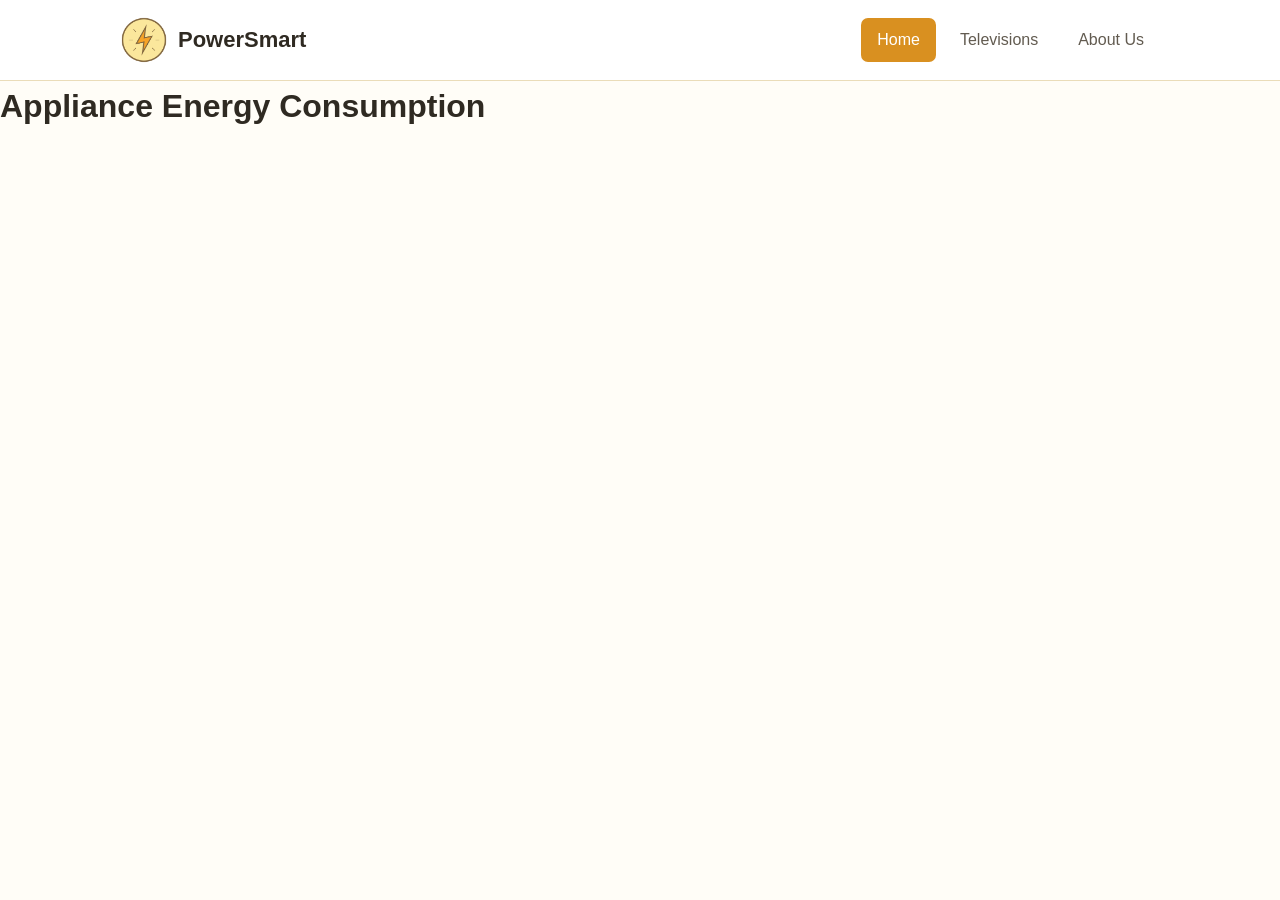
<file: index.html>
<!DOCTYPE html>
<html lang="en">

<head>
    <meta charset="UTF-8">
    <meta name="viewport" content="width=device-width, initial-scale=1.0">

    <title>PowerSmart Australia | Home</title>

    <link rel="stylesheet" href="style.css">
</head>

<body>

    <!-- Navigation -->
    <header>
        <nav class="navbar">

            <a href="index.html" class="logo">
                <img src="powericon.png"
                     alt="PowerSmart power logo"
                     class="logo-image">
                <span>PowerSmart</span>
            </a>

            <!-- Changed from div to nav so D3 selects #content -->
            <nav class="nav-links">
                <a href="index.html" class="active">Home</a>
                <a href="televisions.html">Televisions</a>
                <a href="about.html">About Us</a>
            </nav>

        </nav>
    </header>


    <!-- D3 Exercise Content -->

    <h1>Appliance Energy Consumption</h1>

    <div id="content"></div>

    <!-- Give the SVG a size so shapes can be seen -->
    <svg width="300" height="150"></svg>

    <!-- NEW: Container for T04-3 chart -->
    <div class="responsive-svg-container"></div>

    <!-- Load D3 first, then your D3 code file -->
    <!-- D3 library -->
    <script src="https://d3js.org/d3.v7.min.js"></script>
    
    <!-- NEW: T04-4 loader -->
    <script src="t04-4-load.js"></script> 
    <script src="t04-5-bars.js"></script> 

</body>

</html>
</file>
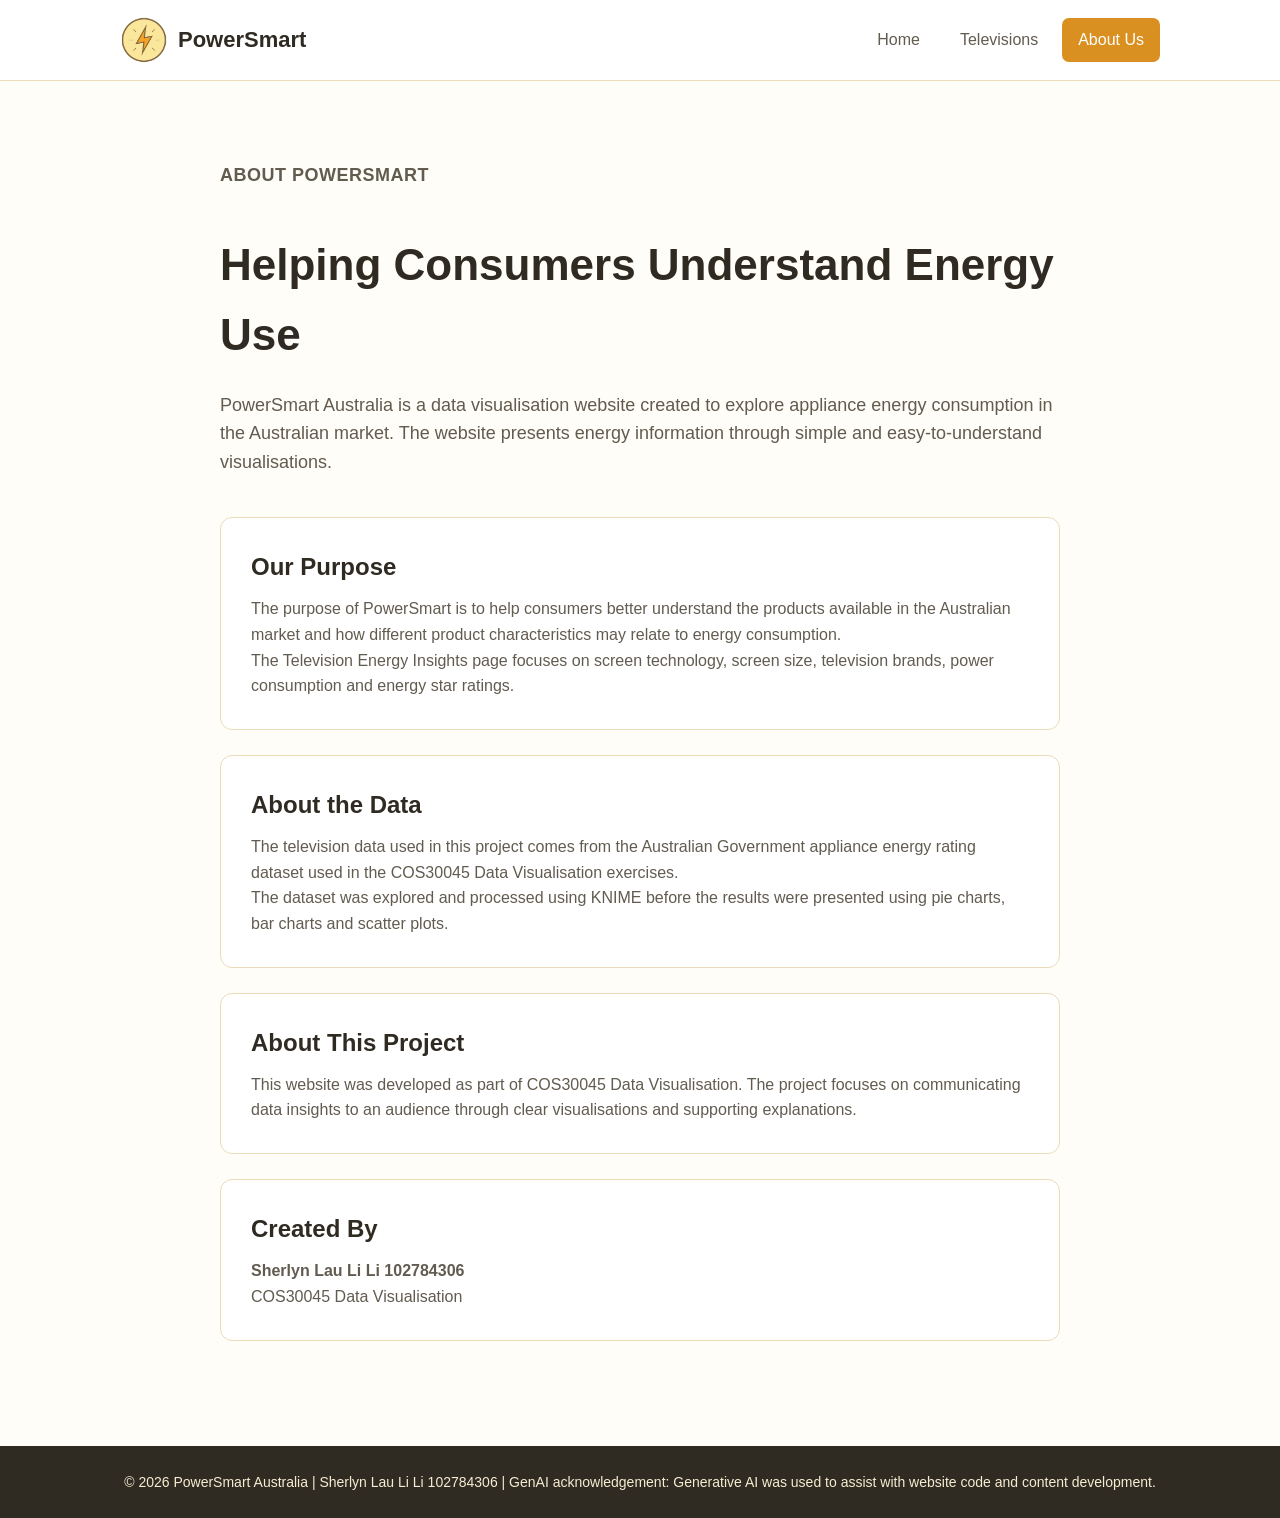
<file: about.html>
<!DOCTYPE html>
<html lang="en">

<head>
    <meta charset="UTF-8">
    <meta name="viewport" content="width=device-width, initial-scale=1.0">

    <title>PowerSmart Australia | About Us</title>

    <link rel="stylesheet" href="style.css">
</head>

<body>

    <!-- Navigation -->
    <header>
        <nav class="navbar">

            <a href="index.html" class="logo">
                <img src="powericon.png"
                     alt="PowerSmart power logo"
                     class="logo-image">
                <span>PowerSmart</span>
            </a>

            <div class="nav-links">
                <a href="index.html">Home</a>
                <a href="televisions.html">Televisions</a>
                <a href="about.html" class="active">About Us</a>
            </div>

        </nav>
    </header>


    <!-- About Content -->
    <main>

        <section class="about-section">

            <p class="tag">ABOUT POWERSMART</p>

            <h1>Helping Consumers Understand Energy Use</h1>

            <p>
                PowerSmart Australia is a data visualisation website created
                to explore appliance energy consumption in the Australian
                market. The website presents energy information through
                simple and easy-to-understand visualisations.
            </p>


            <div class="about-card">
                <h2>Our Purpose</h2>

                <p>
                    The purpose of PowerSmart is to help consumers better
                    understand the products available in the Australian
                    market and how different product characteristics may
                    relate to energy consumption.
                </p>

                <p>
                    The Television Energy Insights page focuses on screen
                    technology, screen size, television brands, power
                    consumption and energy star ratings.
                </p>
            </div>


            <div class="about-card">
                <h2>About the Data</h2>

                <p>
                    The television data used in this project comes from the
                    Australian Government appliance energy rating dataset
                    used in the COS30045 Data Visualisation exercises.
                </p>

                <p>
                    The dataset was explored and processed using KNIME before
                    the results were presented using pie charts, bar charts
                    and scatter plots.
                </p>
            </div>


            <div class="about-card">
                <h2>About This Project</h2>

                <p>
                    This website was developed as part of COS30045 Data
                    Visualisation. The project focuses on communicating data
                    insights to an audience through clear visualisations and
                    supporting explanations.
                </p>
            </div>


            <div class="about-card">
                <h2>Created By</h2>

                <p>
                    <strong>Sherlyn Lau Li Li 102784306</strong><br>
                    COS30045 Data Visualisation
                </p>
            </div>

        </section>

    </main>


    <!-- Footer -->
    <footer>
        <p>
            © 2026 PowerSmart Australia |
            Sherlyn Lau Li Li 102784306 |
            GenAI acknowledgement: Generative AI was used to assist
            with website code and content development.
        </p>
    </footer>

</body>

</html>
</file>
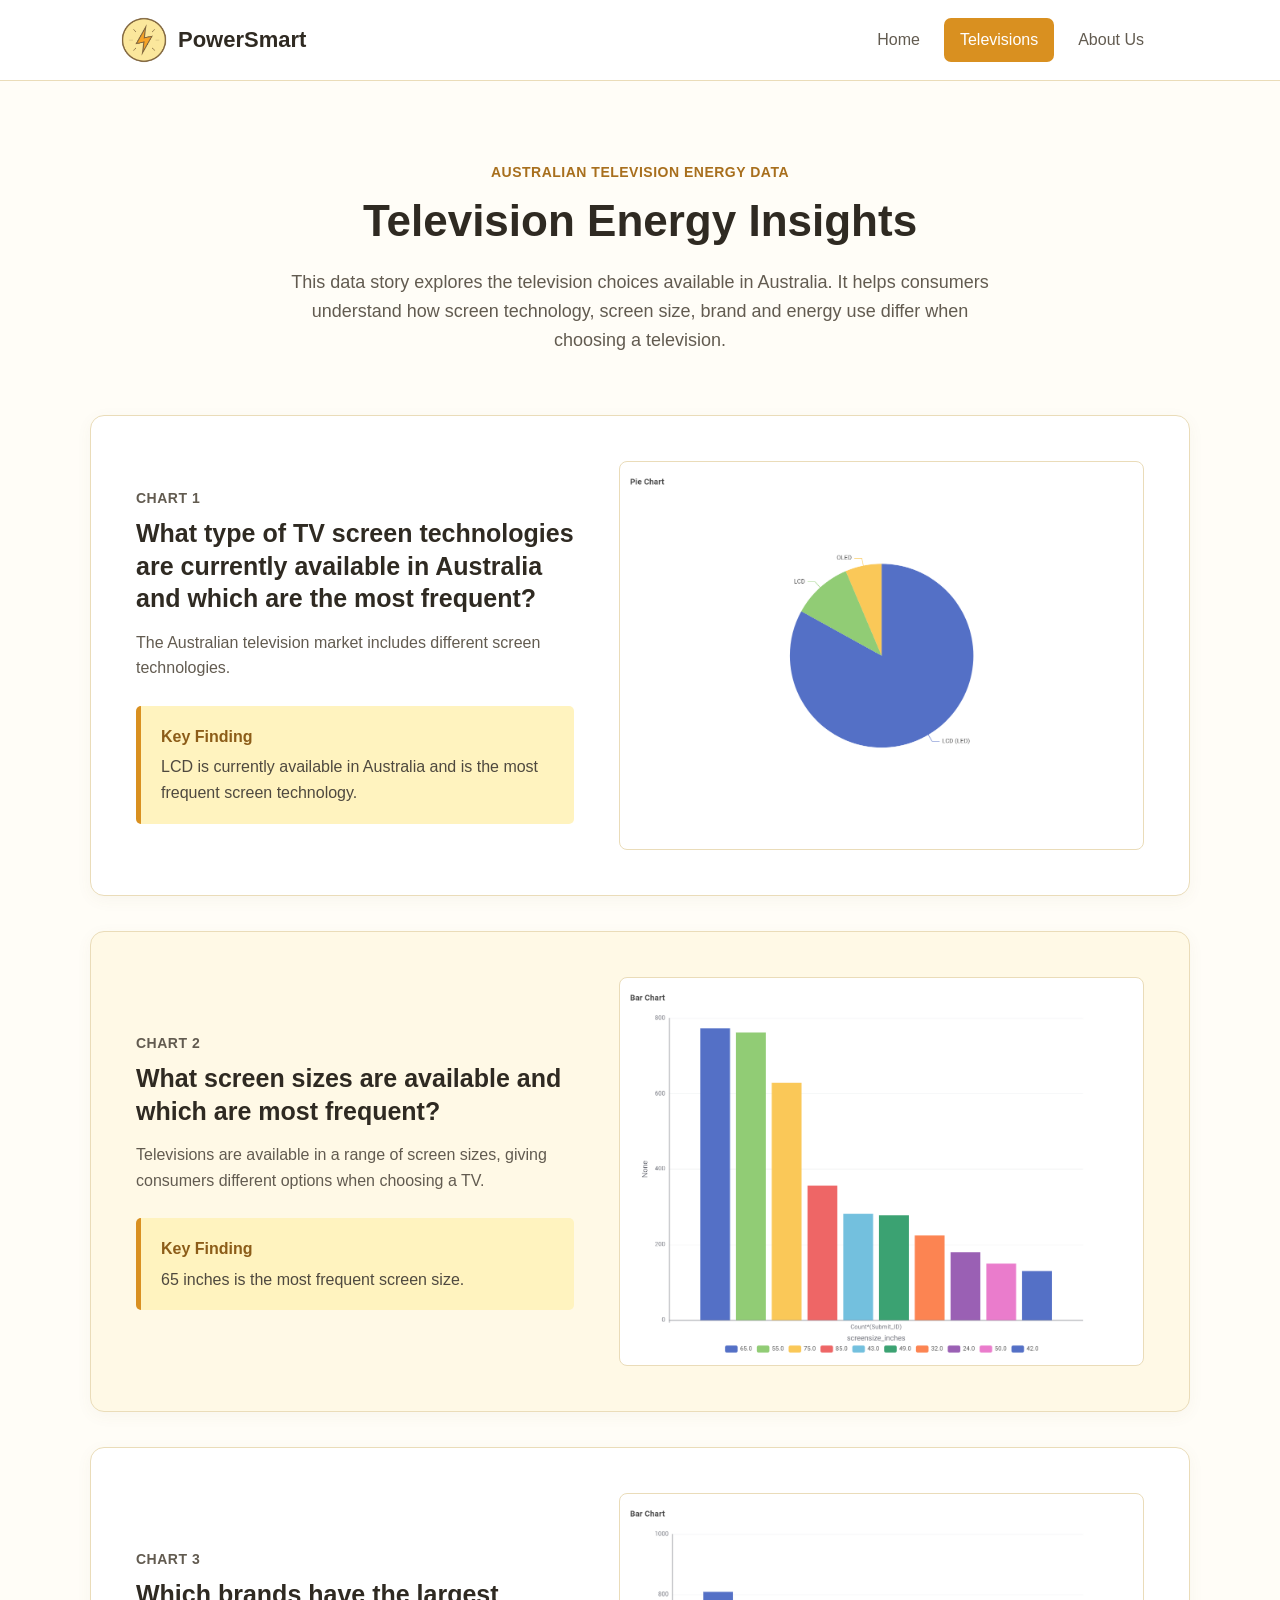
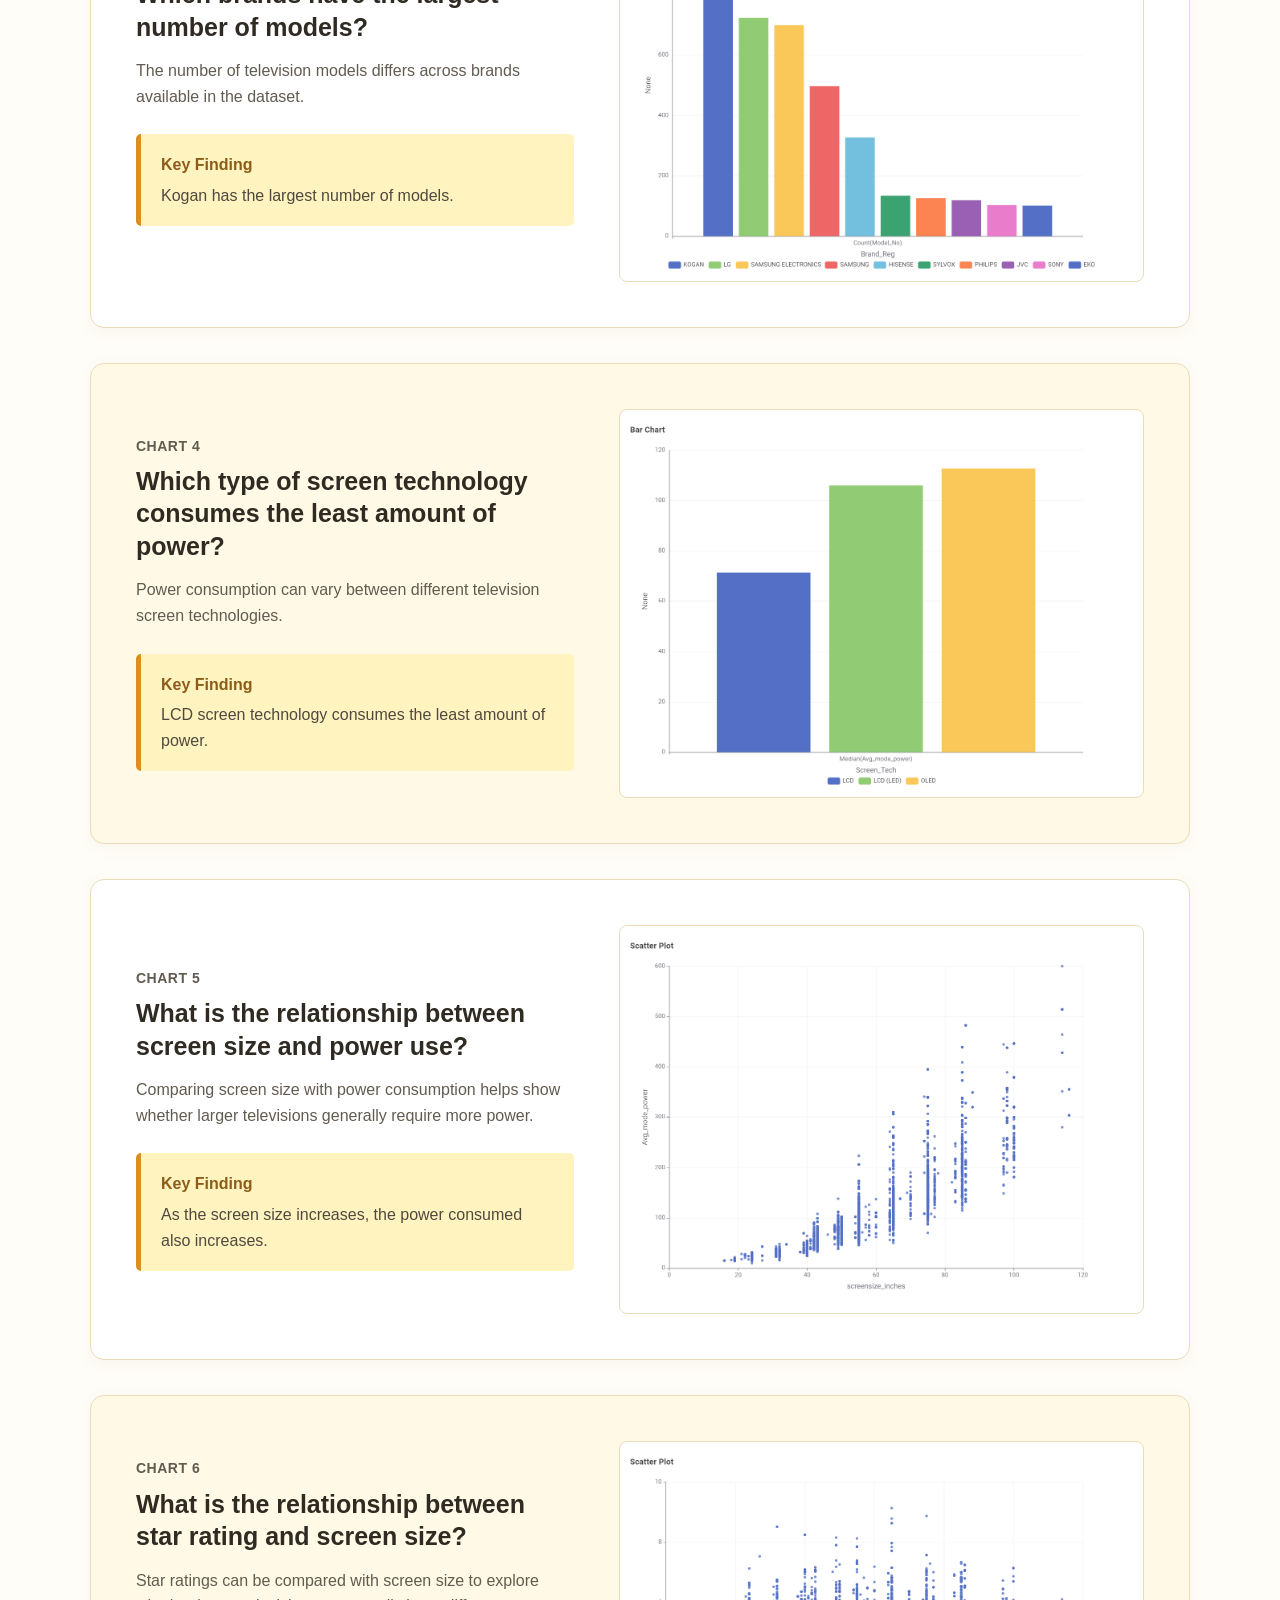
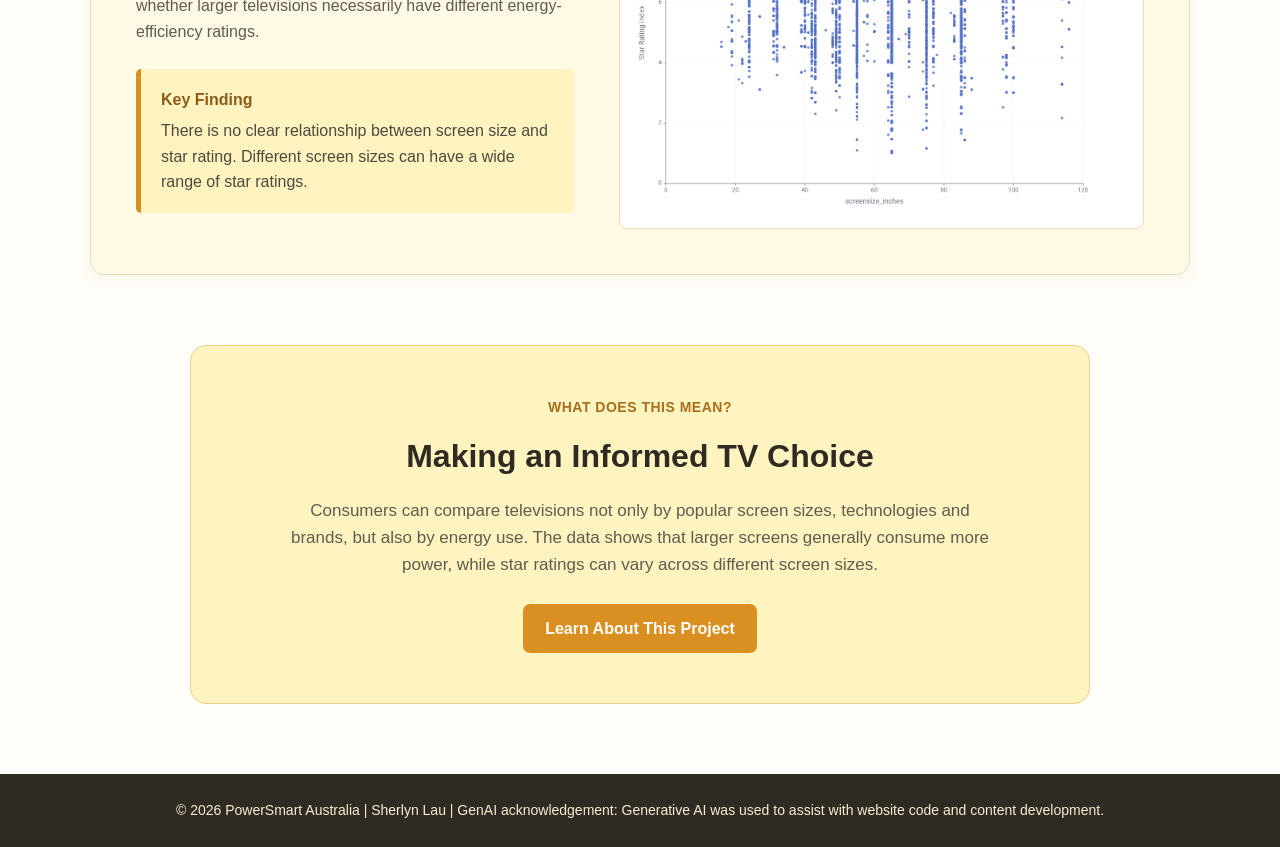
<file: televisions.html>
<!DOCTYPE html>
<html lang="en">

<head>
    <meta charset="UTF-8">
    <meta name="viewport" content="width=device-width, initial-scale=1.0">

    <title>PowerSmart Australia | Televisions</title>

    <link rel="stylesheet" href="style.css">
</head>

<body>

    <!-- Navigation -->
    <header>
        <nav class="navbar">

            <a href="index.html" class="logo">
                <img src="powericon.png" alt="PowerSmart power logo" class="logo-image">
                <span>PowerSmart</span>
            </a>

            <div class="nav-links">
                <a href="index.html">Home</a>
                <a href="televisions.html" class="active">Televisions</a>
                <a href="about.html">About Us</a>
            </div>

        </nav>
    </header>


    <main>

        <!-- Introduction -->
        <section class="data-intro">

            <p class="tag">AUSTRALIAN TELEVISION ENERGY DATA</p>

            <h1>Television Energy Insights</h1>

            <p>
                This data story explores the television choices available
                in Australia. It helps consumers understand how screen
                technology, screen size, brand and energy use differ when
                choosing a television.
            </p>

        </section>


        <!-- Chart 1 -->
        <section class="chart-section">

            <div class="chart-text">

                <p class="chart-number">CHART 1</p>

                <h2>
                    What type of TV screen technologies are currently
                    available in Australia and which are the most frequent?
                </h2>

                <p>
                    The Australian television market includes different
                    screen technologies.
                </p>

                <div class="finding">
                    <strong>Key Finding</strong>
                    <p>
                        LCD is currently available in Australia and is the
                        most frequent screen technology.
                    </p>
                </div>

            </div>

            <div class="chart-image-container">
                <img
                    src="chart1.png"
                    alt="Pie chart showing the frequency of television screen technologies in Australia"
                    class="chart-image"
                >
            </div>

        </section>


        <!-- Chart 2 -->
        <section class="chart-section alternate">

            <div class="chart-text">

                <p class="chart-number">CHART 2</p>

                <h2>
                    What screen sizes are available and which are most frequent?
                </h2>

                <p>
                    Televisions are available in a range of screen sizes,
                    giving consumers different options when choosing a TV.
                </p>

                <div class="finding">
                    <strong>Key Finding</strong>
                    <p>
                        65 inches is the most frequent screen size.
                    </p>
                </div>

            </div>

            <div class="chart-image-container">
                <img
                    src="chart2.png"
                    alt="Bar chart showing the most frequent television screen sizes"
                    class="chart-image"
                >
            </div>

        </section>


        <!-- Chart 3 -->
        <section class="chart-section">

            <div class="chart-text">

                <p class="chart-number">CHART 3</p>

                <h2>
                    Which brands have the largest number of models?
                </h2>

                <p>
                    The number of television models differs across brands
                    available in the dataset.
                </p>

                <div class="finding">
                    <strong>Key Finding</strong>
                    <p>
                        Kogan has the largest number of models.
                    </p>
                </div>

            </div>

            <div class="chart-image-container">
                <img
                    src="chart3.png"
                    alt="Bar chart comparing the number of television models by brand"
                    class="chart-image"
                >
            </div>

        </section>


        <!-- Chart 4 -->
        <section class="chart-section alternate">

            <div class="chart-text">

                <p class="chart-number">CHART 4</p>

                <h2>
                    Which type of screen technology consumes the least
                    amount of power?
                </h2>

                <p>
                    Power consumption can vary between different television
                    screen technologies.
                </p>

                <div class="finding">
                    <strong>Key Finding</strong>
                    <p>
                        LCD screen technology consumes the least amount
                        of power.
                    </p>
                </div>

            </div>

            <div class="chart-image-container">
                <img
                    src="chart4.png"
                    alt="Bar chart comparing power consumption between television screen technologies"
                    class="chart-image"
                >
            </div>

        </section>


        <!-- Chart 5 -->
        <section class="chart-section">

            <div class="chart-text">

                <p class="chart-number">CHART 5</p>

                <h2>
                    What is the relationship between screen size and power use?
                </h2>

                <p>
                    Comparing screen size with power consumption helps show
                    whether larger televisions generally require more power.
                </p>

                <div class="finding">
                    <strong>Key Finding</strong>
                    <p>
                        As the screen size increases, the power consumed
                        also increases.
                    </p>
                </div>

            </div>

            <div class="chart-image-container">
                <img
                    src="chart5.png"
                    alt="Scatter plot showing the relationship between television screen size and power use"
                    class="chart-image"
                >
            </div>

        </section>


        <!-- Chart 6 -->
        <section class="chart-section alternate">

            <div class="chart-text">

                <p class="chart-number">CHART 6</p>

                <h2>
                    What is the relationship between star rating and screen size?
                </h2>

                <p>
                    Star ratings can be compared with screen size to explore
                    whether larger televisions necessarily have different
                    energy-efficiency ratings.
                </p>

                <div class="finding">
                    <strong>Key Finding</strong>
                    <p>
                        There is no clear relationship between screen size
                        and star rating. Different screen sizes can have a
                        wide range of star ratings.
                    </p>
                </div>

            </div>

            <div class="chart-image-container">
                <img
                    src="chart6.png"
                    alt="Scatter plot showing the relationship between television screen size and star rating"
                    class="chart-image"
                >
            </div>

        </section>


        <!-- Conclusion -->
        <section class="story-conclusion">

            <p class="tag">WHAT DOES THIS MEAN?</p>

            <h2>Making an Informed TV Choice</h2>

            <p>
                Consumers can compare televisions not only by popular
                screen sizes, technologies and brands, but also by energy
                use. The data shows that larger screens generally consume
                more power, while star ratings can vary across different
                screen sizes.
            </p>

            <a href="about.html" class="button">
                Learn About This Project
            </a>

        </section>

    </main>


    <!-- Footer -->
    <footer>
        <p>
            © 2026 PowerSmart Australia |
            Sherlyn Lau |
            GenAI acknowledgement: Generative AI was used to assist
            with website code and content development.
        </p>
    </footer>

</body>

</html>
</file>
<file: style.css>
/* ==================================================
   POWERSMART AUSTRALIA
   Main Stylesheet

   Colour theme based on the supplied power logo:
   - Gold / orange
   - Pale yellow
   - Brown
   - Warm white
   ================================================== */


/* =========================
   GENERAL
   ========================= */

* {
    margin: 0;
    padding: 0;
    box-sizing: border-box;
}

html {
    scroll-behavior: smooth;
}

body {
    font-family: Arial, Helvetica, sans-serif;
    background-color: #fffdf7;
    color: #2f2a22;
    line-height: 1.6;
}


/* =========================
   NAVIGATION
   ========================= */

header {
    background-color: #ffffff;
    border-bottom: 1px solid #eadcb9;
}

.navbar {
    max-width: 1100px;
    margin: auto;
    padding: 16px 30px;

    display: flex;
    align-items: center;
    justify-content: space-between;
}


/* Logo */

.logo {
    display: flex;
    align-items: center;
    gap: 10px;

    text-decoration: none;
    color: #2f2a22;

    font-size: 22px;
    font-weight: bold;
}

.logo:hover {
    color: #a86f1d;
}


/* Actual powericon.png */

.logo-image {
    width: 48px;
    height: 48px;
    object-fit: contain;
}


/* Temporary icon used by current index.html */

.logo-icon {
    width: 42px;
    height: 42px;

    display: flex;
    align-items: center;
    justify-content: center;

    background-color: #fff3bf;
    border: 1px solid #735b36;
    border-radius: 50%;

    font-size: 22px;
}


/* Navigation links */

.nav-links {
    display: flex;
    align-items: center;
    gap: 8px;
}

.nav-links a {
    text-decoration: none;

    color: #625b50;

    padding: 9px 16px;
    border-radius: 7px;

    font-weight: 500;

    transition:
        background-color 0.2s,
        color 0.2s,
        transform 0.2s;
}


/* Mouse-over feedback */

.nav-links a:hover {
    background-color: #fff3bf;
    color: #a86f1d;
}


/* Current-page feedback */

.nav-links a.active {
    background-color: #d99020;
    color: #ffffff;
}


/* =========================
   HOME - HERO
   ========================= */

.hero {
    max-width: 1100px;
    margin: auto;

    padding: 90px 30px;

    display: flex;
    align-items: center;
    justify-content: space-between;

    gap: 60px;
}

.hero-content {
    max-width: 600px;
}

.tag {
    color: #a86f1d;

    font-size: 14px;
    font-weight: bold;

    letter-spacing: 0.5px;

    margin-bottom: 12px;
}

.hero h1 {
    color: #2f2a22;

    font-size: 52px;
    line-height: 1.1;

    margin-bottom: 20px;
}

.hero h1 span {
    color: #d99020;
}

.hero-description {
    color: #625b50;

    font-size: 18px;

    margin-bottom: 30px;
}


/* =========================
   BUTTONS
   ========================= */

.button {
    display: inline-block;

    background-color: #d99020;
    color: #ffffff;

    padding: 12px 22px;

    border-radius: 7px;

    text-decoration: none;
    font-weight: bold;

    transition:
        background-color 0.2s,
        transform 0.2s;
}

.button:hover {
    background-color: #a86f1d;
    transform: translateY(-2px);
}


/* =========================
   HOME - ENERGY CARD
   ========================= */

.energy-card {
    width: 350px;

    background-color: #fff3bf;
    border: 1px solid #ead08a;

    padding: 35px;

    border-radius: 16px;

    box-shadow: 0 8px 25px rgba(115, 91, 54, 0.08);
}

.energy-icon {
    font-size: 40px;

    margin-bottom: 15px;
}

.energy-card h2 {
    color: #2f2a22;

    margin-bottom: 10px;
}

.energy-card p {
    color: #625b50;
}


/* =========================
   HOME - INFORMATION
   ========================= */

.information {
    background-color: #ffffff;

    padding: 70px 30px;

    border-top: 1px solid #f0e7cf;
    border-bottom: 1px solid #f0e7cf;
}

.section-heading {
    text-align: center;

    margin-bottom: 40px;
}

.section-heading p {
    color: #a86f1d;

    font-size: 14px;
    font-weight: bold;

    margin-bottom: 5px;
}

.section-heading h2 {
    color: #2f2a22;

    font-size: 32px;
}


/* Home cards */

.cards {
    max-width: 1100px;
    margin: auto;

    display: flex;

    gap: 25px;
}

.card {
    flex: 1;

    background-color: #fffdf7;

    border: 1px solid #eadcb9;

    padding: 28px;

    border-radius: 12px;

    transition:
        transform 0.2s,
        box-shadow 0.2s,
        border-color 0.2s;
}

.card:hover {
    transform: translateY(-5px);

    border-color: #e2bd61;

    box-shadow: 0 8px 22px rgba(115, 91, 54, 0.10);
}

.card-icon {
    font-size: 30px;

    margin-bottom: 12px;
}

.card h3 {
    color: #2f2a22;

    margin-bottom: 8px;
}

.card p {
    color: #625b50;
}


/* =========================
   TELEVISION PAGE
   INTRODUCTION
   ========================= */

.data-intro {
    max-width: 900px;

    margin: auto;

    padding: 80px 30px 60px;

    text-align: center;
}

.data-intro h1 {
    color: #2f2a22;

    font-size: 44px;
    line-height: 1.2;

    margin-bottom: 20px;
}

.data-intro > p:last-child {
    max-width: 700px;

    margin: auto;

    color: #625b50;

    font-size: 18px;
}


/* =========================
   TELEVISION PAGE
   CHART SECTIONS
   ========================= */

.chart-section {
    max-width: 1100px;

    margin: 0 auto 35px;

    padding: 45px;

    background-color: #ffffff;

    border: 1px solid #eadcb9;

    border-radius: 14px;

    display: flex;
    align-items: center;

    gap: 45px;

    box-shadow: 0 4px 16px rgba(115, 91, 54, 0.05);
}


/* Slight yellow background for alternating sections */

.chart-section.alternate {
    background-color: #fff9e6;
}


/* Text side */

.chart-text {
    flex: 1;
}

.chart-number {
    color: #a86f1d;

    font-size: 14px;
    font-weight: bold;

    letter-spacing: 0.5px;

    margin-bottom: 8px;
}

.chart-text h2 {
    color: #2f2a22;

    font-size: 25px;
    line-height: 1.3;

    margin-bottom: 15px;
}

.chart-text > p {
    color: #625b50;
}


/* =========================
   CHART IMAGES
   ========================= */

.chart-image-container {
    flex: 1.2;

    text-align: center;
}

.chart-image {
    display: block;

    width: 100%;
    max-width: 560px;
    height: auto;

    margin: auto;

    background-color: #ffffff;

    padding: 10px;

    border: 1px solid #eadcb9;

    border-radius: 8px;
}


/* =========================
   KEY FINDINGS
   ========================= */

.finding {
    margin-top: 25px;

    padding: 18px 20px;

    background-color: #fff3bf;

    border-left: 5px solid #d99020;

    border-radius: 5px;
}

.finding strong {
    color: #8c5c18;
}

.finding p {
    color: #4f493f;

    margin-top: 5px;
}


/* =========================
   TELEVISION CONCLUSION
   ========================= */

.story-conclusion {
    max-width: 900px;

    margin: 70px auto;

    padding: 50px;

    text-align: center;

    background-color: #fff3bf;

    border: 1px solid #ead08a;

    border-radius: 16px;
}

.story-conclusion h2 {
    color: #2f2a22;

    font-size: 32px;

    margin-bottom: 15px;
}

.story-conclusion > p:not(.tag) {
    max-width: 700px;

    margin: 0 auto 25px;

    color: #625b50;

    font-size: 17px;
}


/* =========================
   ABOUT PAGE
   Can be used when we build
   about.html
   ========================= */

.about-section {
    max-width: 900px;

    margin: auto;

    padding: 80px 30px;
}

.about-section h1 {
    color: #2f2a22;

    font-size: 44px;

    margin-bottom: 20px;
}

.about-section > p {
    color: #625b50;

    font-size: 18px;

    margin-bottom: 40px;
}

.about-card {
    background-color: #ffffff;

    border: 1px solid #eadcb9;

    border-radius: 12px;

    padding: 30px;

    margin-bottom: 25px;
}

.about-card h2 {
    color: #2f2a22;

    margin-bottom: 10px;
}

.about-card p {
    color: #625b50;
}


/* =========================
   FOOTER
   ========================= */

footer {
    background-color: #2f2a22;

    color: #f7ecd1;

    text-align: center;

    padding: 25px 20px;

    font-size: 14px;
}


/* =========================
   TABLET / MOBILE
   ========================= */

@media (max-width: 750px) {

    /* Navigation */

    .navbar {
        flex-direction: column;

        gap: 15px;

        padding: 15px 20px;
    }

    .nav-links {
        width: 100%;

        justify-content: center;

        flex-wrap: wrap;
    }


    /* Home */

    .hero {
        flex-direction: column;

        padding: 60px 25px;

        gap: 40px;
    }

    .hero h1 {
        font-size: 38px;
    }

    .hero-description {
        font-size: 16px;
    }

    .energy-card {
        width: 100%;
    }

    .information {
        padding: 55px 25px;
    }

    .cards {
        flex-direction: column;
    }


    /* Television intro */

    .data-intro {
        padding: 60px 25px 45px;
    }

    .data-intro h1 {
        font-size: 34px;
    }

    .data-intro > p:last-child {
        font-size: 16px;
    }


    /* Charts */

    .chart-section {
        margin: 0 20px 25px;

        padding: 30px 20px;

        flex-direction: column;

        gap: 25px;
    }

    .chart-text h2 {
        font-size: 22px;
    }

    .chart-image-container {
        width: 100%;
    }


    /* Conclusion */

    .story-conclusion {
        margin: 50px 20px;

        padding: 35px 25px;
    }

    .story-conclusion h2 {
        font-size: 28px;
    }


    /* About */

    .about-section {
        padding: 60px 25px;
    }

    .about-section h1 {
        font-size: 34px;
    }

}


/* =========================
   SMALL MOBILE
   ========================= */

@media (max-width: 450px) {

    .logo {
        font-size: 20px;
    }

    .logo-image {
        width: 42px;
        height: 42px;
    }

    .nav-links a {
        padding: 7px 10px;
        font-size: 14px;
    }

    .hero h1 {
        font-size: 32px;
    }

    .section-heading h2 {
        font-size: 27px;
    }

    .data-intro h1 {
        font-size: 30px;
    }

    .chart-section {
        margin-left: 12px;
        margin-right: 12px;
    }

    .chart-text h2 {
        font-size: 20px;
    }

    .story-conclusion {
        margin-left: 12px;
        margin-right: 12px;
    }

} /* <-- CLOSE THE MOBILE MEDIA QUERY HERE */


/* =========================
   T04-3 RESPONSIVE SVG
   ========================= */

.responsive-svg-container {
    margin: 0 auto;
    width: 100%;
    max-width: 1200px;
}
</file>
